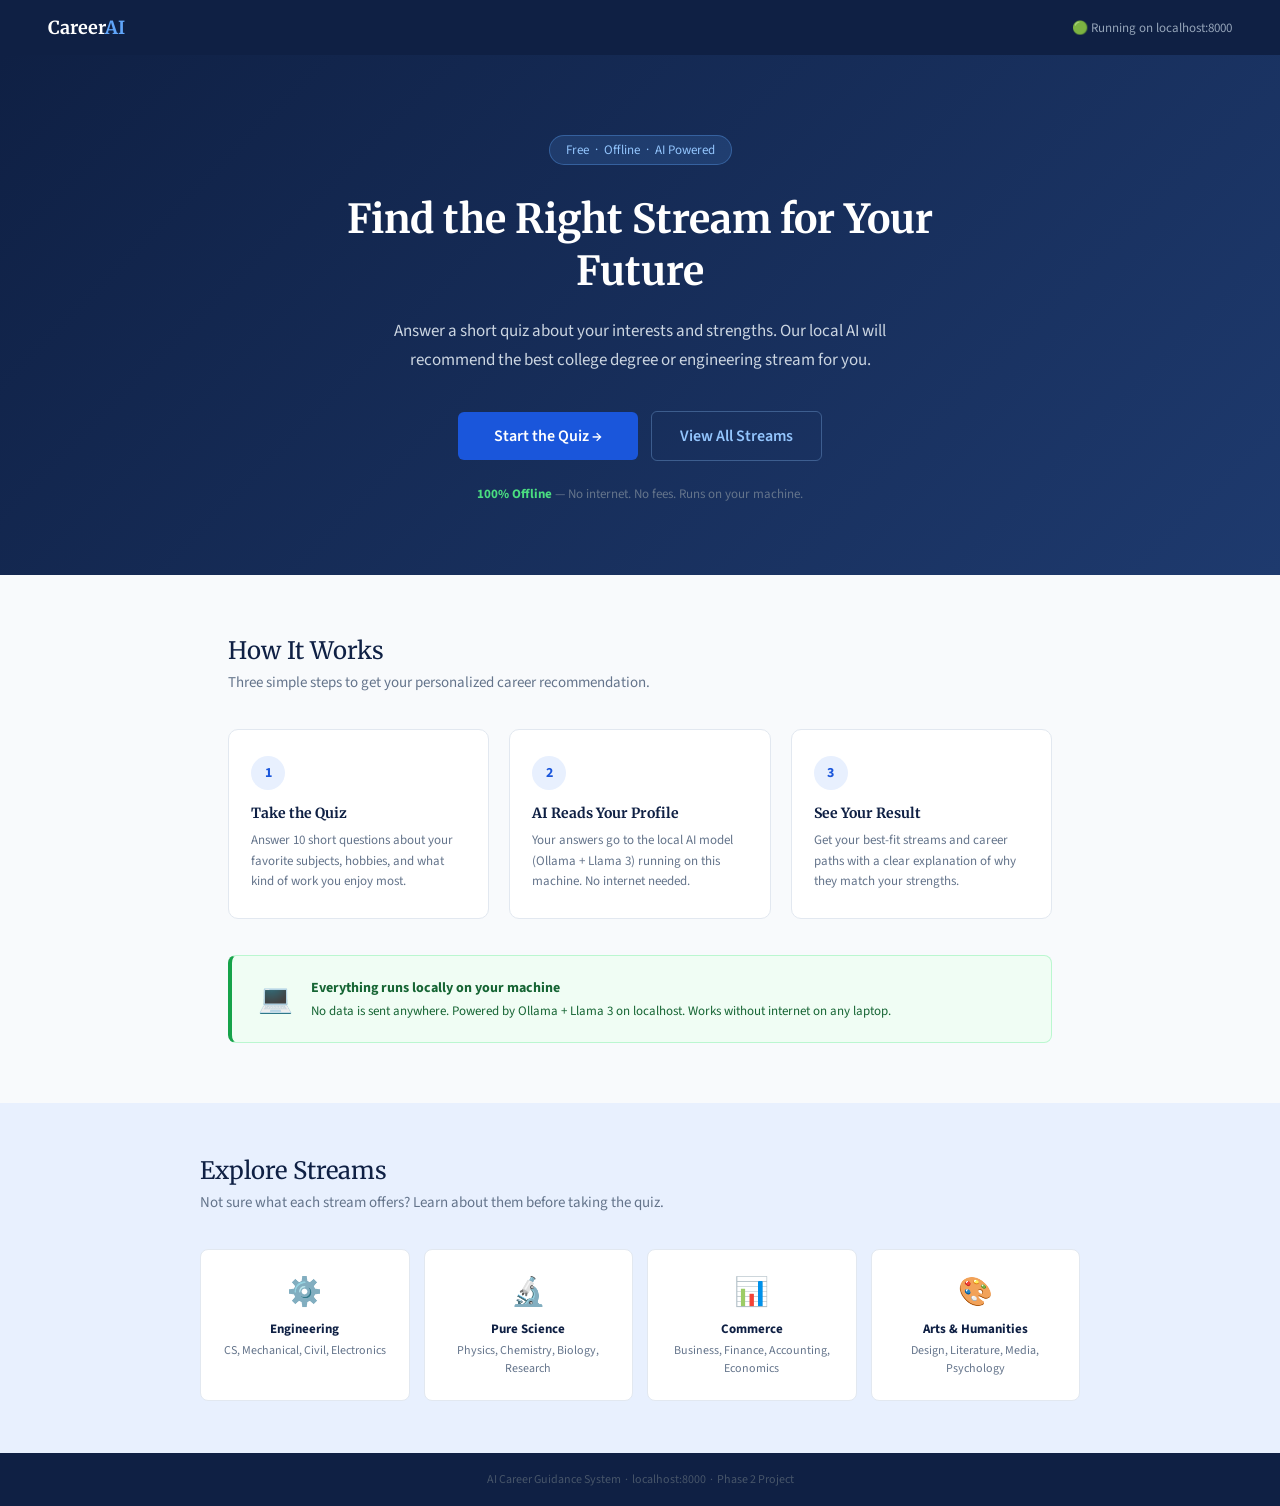
<file: index.html>
<!DOCTYPE html>
<html lang="en">

<head>
  <meta charset="UTF-8" />
  <meta name="viewport" content="width=device-width, initial-scale=1.0" />
  <title>CareerAI – Find Your Stream</title>
  <link
    href="https://fonts.googleapis.com/css2?family=Merriweather:wght@400;700&family=Source+Sans+3:wght@400;600&display=swap"
    rel="stylesheet" />
  <link rel="stylesheet" href="style.css" />
</head>

<body>

  <nav>
    <div class="logo">Career<span>AI</span></div>
    <div class="nav-right">🟢 Running on localhost:8000</div>
  </nav>

  <div class="hero">
    <div class="badge">Free &nbsp;·&nbsp; Offline &nbsp;·&nbsp; AI Powered</div>
    <h1>Find the Right Stream for Your Future</h1>
    <p>Answer a short quiz about your interests and strengths. Our local AI will recommend the best college degree or
      engineering stream for you.</p>
    <a href="quiz.html" class="btn-primary">Start the Quiz →</a>
    <a href="streams.html" class="btn-outline">View All Streams</a>
    <div class="offline-tag"><b>100% Offline</b> — No internet. No fees. Runs on your machine.</div>
  </div>

  <div class="section">
    <div class="sec-title">How It Works</div>
    <div class="sec-sub">Three simple steps to get your personalized career recommendation.</div>
    <div class="steps">
      <div class="step">
        <div class="step-n">1</div>
        <h3>Take the Quiz</h3>
        <p>Answer 10 short questions about your favorite subjects, hobbies, and what kind of work you enjoy most.</p>
      </div>
      <div class="step">
        <div class="step-n">2</div>
        <h3>AI Reads Your Profile</h3>
        <p>Your answers go to the local AI model (Ollama + Llama 3) running on this machine. No internet needed.</p>
      </div>
      <div class="step">
        <div class="step-n">3</div>
        <h3>See Your Result</h3>
        <p>Get your best-fit streams and career paths with a clear explanation of why they match your strengths.</p>
      </div>
    </div>
    <div class="green-box">
      <div class="ico">💻</div>
      <div>
        <h4>Everything runs locally on your machine</h4>
        <p>No data is sent anywhere. Powered by Ollama + Llama 3 on localhost. Works without internet on any laptop.</p>
      </div>
    </div>
  </div>

  <div class="streams-band">
    <div class="streams-inner">
      <div class="sec-title">Explore Streams</div>
      <div class="sec-sub">Not sure what each stream offers? Learn about them before taking the quiz.</div>
      <div class="stream-grid">
        <a href="streams.html" class="stream-card">
          <div class="si">⚙️</div>
          <h4>Engineering</h4>
          <p>CS, Mechanical, Civil, Electronics</p>
        </a>
        <a href="streams.html" class="stream-card">
          <div class="si">🔬</div>
          <h4>Pure Science</h4>
          <p>Physics, Chemistry, Biology, Research</p>
        </a>
        <a href="streams.html" class="stream-card">
          <div class="si">📊</div>
          <h4>Commerce</h4>
          <p>Business, Finance, Accounting, Economics</p>
        </a>
        <a href="streams.html" class="stream-card">
          <div class="si">🎨</div>
          <h4>Arts & Humanities</h4>
          <p>Design, Literature, Media, Psychology</p>
        </a>
      </div>
    </div>
  </div>

  <footer>AI Career Guidance System &nbsp;·&nbsp; localhost:8000 &nbsp;·&nbsp; Phase 2 Project</footer>
</body>

</html>
</file>
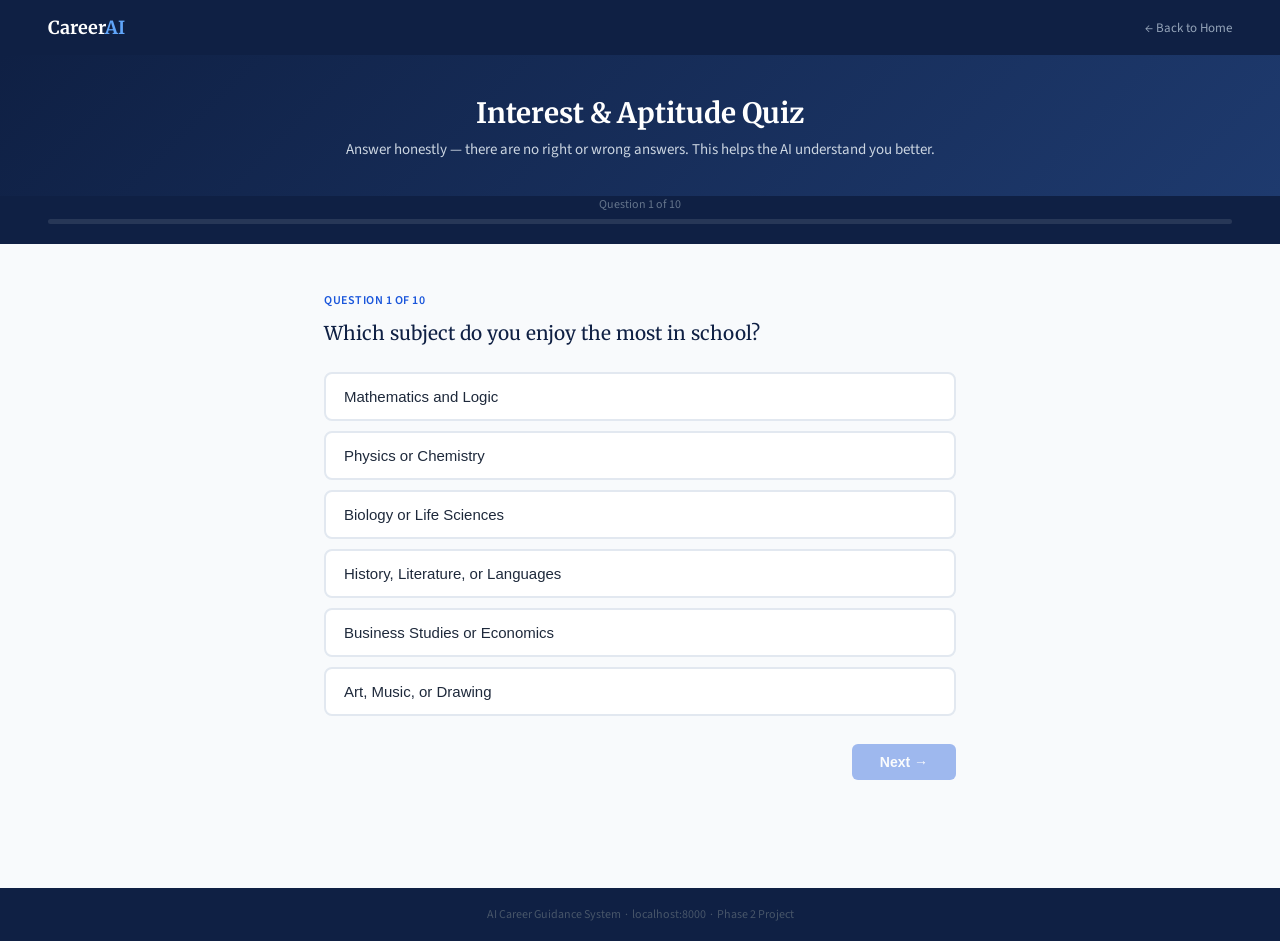
<file: quiz.html>
<!DOCTYPE html>
<html lang="en">
<head>
  <meta charset="UTF-8"/>
  <meta name="viewport" content="width=device-width, initial-scale=1.0"/>
  <title>Quiz – CareerAI</title>
  <link href="https://fonts.googleapis.com/css2?family=Merriweather:wght@400;700&family=Source+Sans+3:wght@400;600&display=swap" rel="stylesheet"/>
  <link rel="stylesheet" href="style.css" />
</head>
<body>

<nav>
  <div class="logo">Career<span>AI</span></div>
  <a href="index.html">← Back to Home</a>
</nav>

<div class="page-header">
  <h1>Interest & Aptitude Quiz</h1>
  <p>Answer honestly — there are no right or wrong answers. This helps the AI understand you better.</p>
</div>

<div class="progress-wrap">
  <div class="progress-label" id="progressLabel">Question 1 of 10</div>
  <div class="progress-bar"><div class="progress-fill" id="progressFill"></div></div>
</div>

<div class="quiz-wrap">

  <!-- Q1 -->
  <div class="q-block active" id="q1">
    <div class="q-num">QUESTION 1 OF 10</div>
    <div class="q-text">Which subject do you enjoy the most in school?</div>
    <div class="options">
      <button class="opt" onclick="select(this)">Mathematics and Logic</button>
      <button class="opt" onclick="select(this)">Physics or Chemistry</button>
      <button class="opt" onclick="select(this)">Biology or Life Sciences</button>
      <button class="opt" onclick="select(this)">History, Literature, or Languages</button>
      <button class="opt" onclick="select(this)">Business Studies or Economics</button>
      <button class="opt" onclick="select(this)">Art, Music, or Drawing</button>
    </div>
    <div class="q-nav">
      <span></span>
      <button class="btn-next" id="next1" onclick="goTo(2)">Next →</button>
    </div>
  </div>

  <!-- Q2 -->
  <div class="q-block" id="q2">
    <div class="q-num">QUESTION 2 OF 10</div>
    <div class="q-text">What kind of activities do you enjoy doing in your free time?</div>
    <div class="options">
      <button class="opt" onclick="select(this)">Coding, gaming, or building things</button>
      <button class="opt" onclick="select(this)">Reading books or writing stories</button>
      <button class="opt" onclick="select(this)">Painting, drawing, or designing</button>
      <button class="opt" onclick="select(this)">Sports or outdoor activities</button>
      <button class="opt" onclick="select(this)">Watching science documentaries</button>
      <button class="opt" onclick="select(this)">Managing money or planning events</button>
    </div>
    <div class="q-nav">
      <button class="btn-back" onclick="goTo(1)">← Back</button>
      <button class="btn-next" id="next2" onclick="goTo(3)">Next →</button>
    </div>
  </div>

  <!-- Q3 -->
  <div class="q-block" id="q3">
    <div class="q-num">QUESTION 3 OF 10</div>
    <div class="q-text">How do you feel about solving mathematical problems?</div>
    <div class="options">
      <button class="opt" onclick="select(this)">I love it — it is my strongest subject</button>
      <button class="opt" onclick="select(this)">I am okay at it but it is not my favourite</button>
      <button class="opt" onclick="select(this)">I find it difficult and prefer other subjects</button>
      <button class="opt" onclick="select(this)">I like applied maths but not theory</button>
    </div>
    <div class="q-nav">
      <button class="btn-back" onclick="goTo(2)">← Back</button>
      <button class="btn-next" id="next3" onclick="goTo(4)">Next →</button>
    </div>
  </div>

  <!-- Q4 -->
  <div class="q-block" id="q4">
    <div class="q-num">QUESTION 4 OF 10</div>
    <div class="q-text">What kind of future work environment do you imagine for yourself?</div>
    <div class="options">
      <button class="opt" onclick="select(this)">Working in a lab or doing research</button>
      <button class="opt" onclick="select(this)">Building software or working with computers</button>
      <button class="opt" onclick="select(this)">Running a business or managing a team</button>
      <button class="opt" onclick="select(this)">Creating art, content, or media</button>
      <button class="opt" onclick="select(this)">Working with people — teaching or counseling</button>
      <button class="opt" onclick="select(this)">Working on machines, structures, or systems</button>
    </div>
    <div class="q-nav">
      <button class="btn-back" onclick="goTo(3)">← Back</button>
      <button class="btn-next" id="next4" onclick="goTo(5)">Next →</button>
    </div>
  </div>

  <!-- Q5 -->
  <div class="q-block" id="q5">
    <div class="q-num">QUESTION 5 OF 10</div>
    <div class="q-text">Which of these fields interests you the most?</div>
    <div class="options">
      <button class="opt" onclick="select(this)">Artificial Intelligence and Data Science</button>
      <button class="opt" onclick="select(this)">Medicine and Healthcare</button>
      <button class="opt" onclick="select(this)">Finance, Banking, or Economics</button>
      <button class="opt" onclick="select(this)">Architecture or Civil Engineering</button>
      <button class="opt" onclick="select(this)">Journalism, Media, or Communication</button>
      <button class="opt" onclick="select(this)">Environmental Science or Agriculture</button>
    </div>
    <div class="q-nav">
      <button class="btn-back" onclick="goTo(4)">← Back</button>
      <button class="btn-next" id="next5" onclick="goTo(6)">Next →</button>
    </div>
  </div>

  <!-- Q6 -->
  <div class="q-block" id="q6">
    <div class="q-num">QUESTION 6 OF 10</div>
    <div class="q-text">When you face a difficult problem, how do you usually approach it?</div>
    <div class="options">
      <button class="opt" onclick="select(this)">I break it down step by step logically</button>
      <button class="opt" onclick="select(this)">I talk to people and get different opinions</button>
      <button class="opt" onclick="select(this)">I look for creative and unusual solutions</button>
      <button class="opt" onclick="select(this)">I research and read as much as I can first</button>
    </div>
    <div class="q-nav">
      <button class="btn-back" onclick="goTo(5)">← Back</button>
      <button class="btn-next" id="next6" onclick="goTo(7)">Next →</button>
    </div>
  </div>

  <!-- Q7 -->
  <div class="q-block" id="q7">
    <div class="q-num">QUESTION 7 OF 10</div>
    <div class="q-text">What are your friends and family most likely to say you are good at?</div>
    <div class="options">
      <button class="opt" onclick="select(this)">Explaining and teaching things clearly</button>
      <button class="opt" onclick="select(this)">Fixing or building things with your hands</button>
      <button class="opt" onclick="select(this)">Being organised and handling money well</button>
      <button class="opt" onclick="select(this)">Coming up with creative ideas</button>
      <button class="opt" onclick="select(this)">Understanding and helping other people</button>
      <button class="opt" onclick="select(this)">Solving technical or logical puzzles</button>
    </div>
    <div class="q-nav">
      <button class="btn-back" onclick="goTo(6)">← Back</button>
      <button class="btn-next" id="next7" onclick="goTo(8)">Next →</button>
    </div>
  </div>

  <!-- Q8 -->
  <div class="q-block" id="q8">
    <div class="q-num">QUESTION 8 OF 10</div>
    <div class="q-text">How do you feel about working with computers and technology?</div>
    <div class="options">
      <button class="opt" onclick="select(this)">I love technology and want to build things with it</button>
      <button class="opt" onclick="select(this)">I am comfortable using it but not deeply interested</button>
      <button class="opt" onclick="select(this)">I prefer working away from screens</button>
      <button class="opt" onclick="select(this)">I like using technology for creative work like design</button>
    </div>
    <div class="q-nav">
      <button class="btn-back" onclick="goTo(7)">← Back</button>
      <button class="btn-next" id="next8" onclick="goTo(9)">Next →</button>
    </div>
  </div>

  <!-- Q9 -->
  <div class="q-block" id="q9">
    <div class="q-num">QUESTION 9 OF 10</div>
    <div class="q-text">What motivates you most when thinking about your future career?</div>
    <div class="options">
      <button class="opt" onclick="select(this)">Earning a high salary and financial stability</button>
      <button class="opt" onclick="select(this)">Making a positive difference in people's lives</button>
      <button class="opt" onclick="select(this)">Doing creative work that I am passionate about</button>
      <button class="opt" onclick="select(this)">Solving difficult technical challenges</button>
      <button class="opt" onclick="select(this)">Running my own business one day</button>
    </div>
    <div class="q-nav">
      <button class="btn-back" onclick="goTo(8)">← Back</button>
      <button class="btn-next" id="next9" onclick="goTo(10)">Next →</button>
    </div>
  </div>

  <!-- Q10 -->
  <div class="q-block" id="q10">
    <div class="q-num">QUESTION 10 OF 10</div>
    <div class="q-text">If you could choose one project to work on right now, what would it be?</div>
    <div class="options">
      <button class="opt" onclick="select(this)">Build a mobile app or website</button>
      <button class="opt" onclick="select(this)">Write a short story or create a short film</button>
      <button class="opt" onclick="select(this)">Design a building or a product</button>
      <button class="opt" onclick="select(this)">Start a small business or sell something</button>
      <button class="opt" onclick="select(this)">Conduct a science experiment</button>
      <button class="opt" onclick="select(this)">Teach something useful to younger students</button>
    </div>
    <div class="q-nav">
      <button class="btn-back" onclick="goTo(9)">← Back</button>
      <button class="btn-next ready" onclick="submitQuiz()">Submit & Get Result →</button>
    </div>
  </div>

  <!-- Loading -->
  <div class="loading-screen" id="loadingScreen">
    <div class="spinner"></div>
    <h3>Analysing your profile...</h3>
    <p>The local AI model is reading your answers and preparing your recommendation.</p>
    <p style="margin-top:10px; font-size:12px; color:#94a3b8;">Powered by Ollama running on localhost</p>
  </div>

</div>

<footer>AI Career Guidance System &nbsp;·&nbsp; localhost:8000 &nbsp;·&nbsp; Phase 2 Project</footer>

<script src="quiz.js"></script>
</body>
</html>
</file>
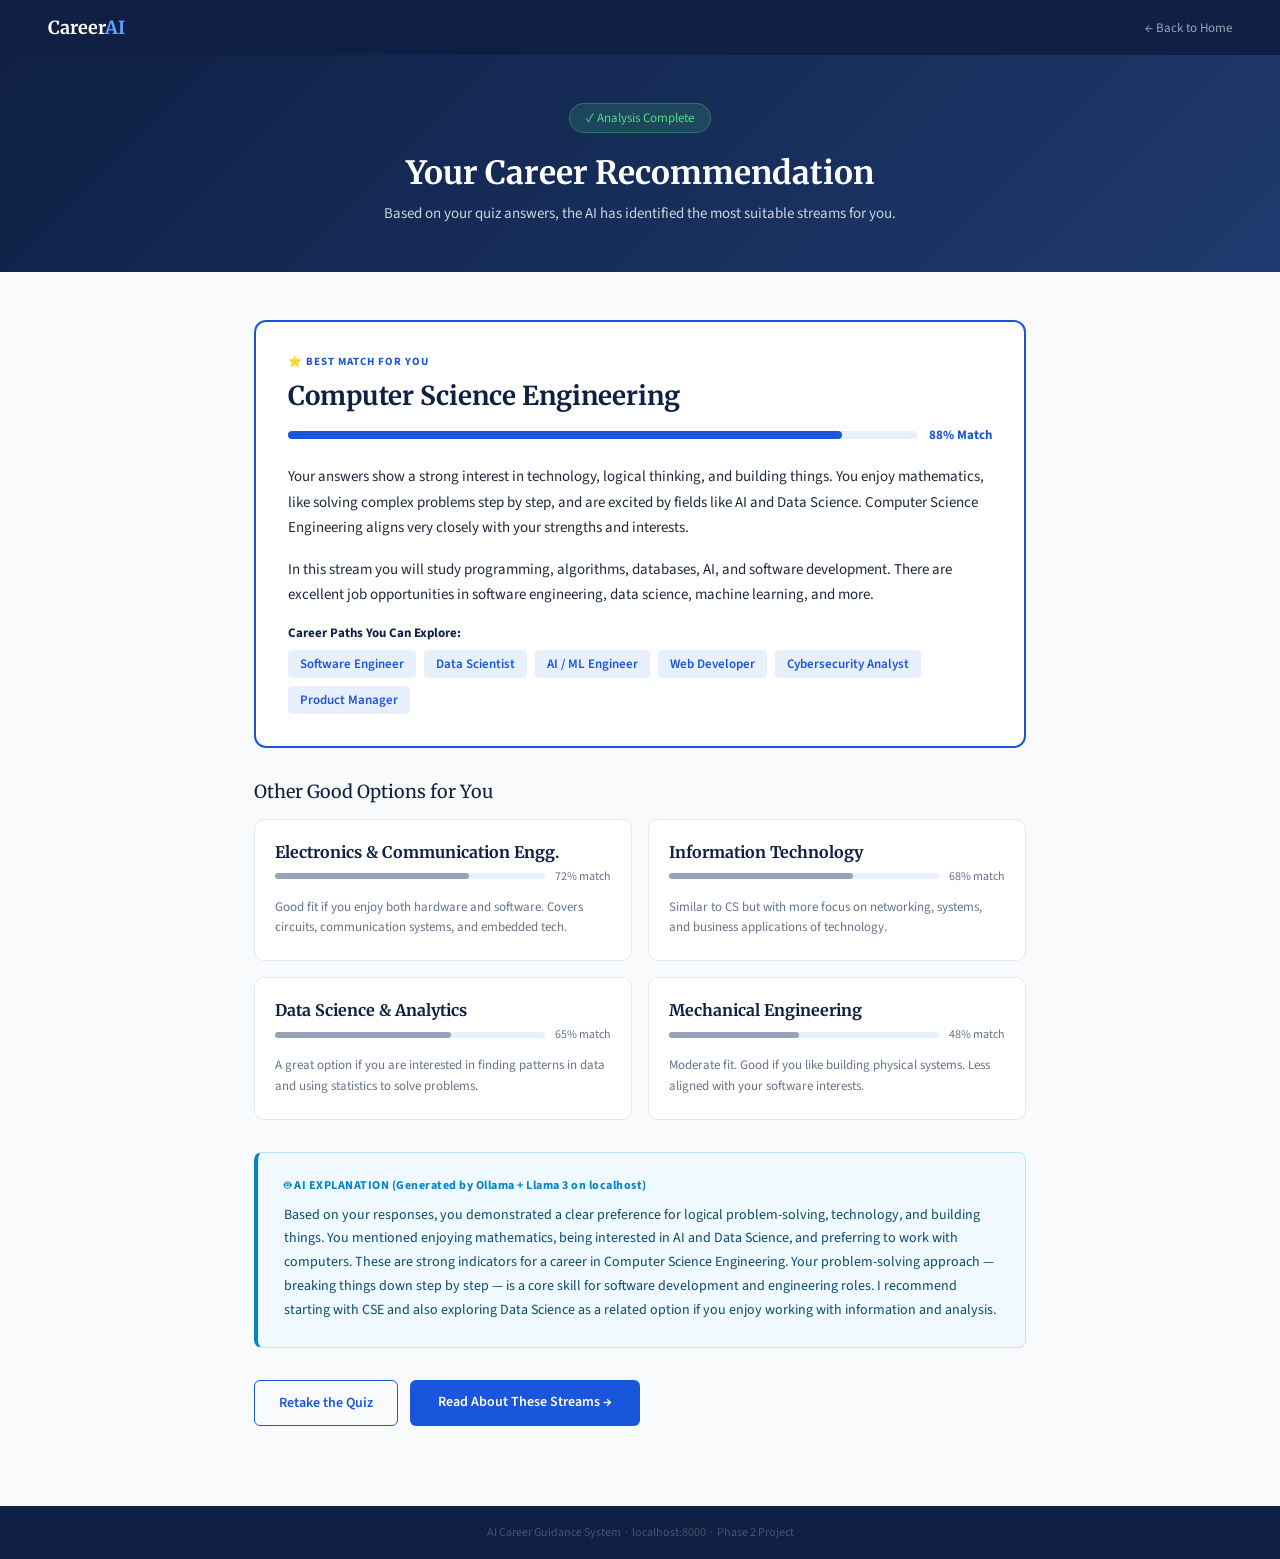
<file: result.html>
<!DOCTYPE html>
<html lang="en">
<head>
  <meta charset="UTF-8"/>
  <meta name="viewport" content="width=device-width, initial-scale=1.0"/>
  <title>Your Result – CareerAI</title>
  <link href="https://fonts.googleapis.com/css2?family=Merriweather:wght@400;700&family=Source+Sans+3:wght@400;600&display=swap" rel="stylesheet"/>
  <link rel="stylesheet" href="style.css" />
</head>
<body>

<nav>
  <div class="logo">Career<span>AI</span></div>
  <a href="index.html">← Back to Home</a>
</nav>

<div class="result-header">
  <div class="tag">✓ Analysis Complete</div>
  <h1>Your Career Recommendation</h1>
  <p>Based on your quiz answers, the AI has identified the most suitable streams for you.</p>
</div>

<div class="wrap">

  <!-- Top Recommendation -->
  <div class="primary-card">
    <div class="top-label">⭐ Best Match for You</div>
    <h2>Computer Science Engineering</h2>
    <div class="match-bar-wrap">
      <div class="match-bar-bg"><div class="match-bar-fill"></div></div>
      <div class="match-label">88% Match</div>
    </div>
    <p>Your answers show a strong interest in technology, logical thinking, and building things. You enjoy mathematics, like solving complex problems step by step, and are excited by fields like AI and Data Science. Computer Science Engineering aligns very closely with your strengths and interests.</p>
    <p>In this stream you will study programming, algorithms, databases, AI, and software development. There are excellent job opportunities in software engineering, data science, machine learning, and more.</p>
    <div class="careers-label">Career Paths You Can Explore:</div>
    <div class="career-tags">
      <span class="career-tag">Software Engineer</span>
      <span class="career-tag">Data Scientist</span>
      <span class="career-tag">AI / ML Engineer</span>
      <span class="career-tag">Web Developer</span>
      <span class="career-tag">Cybersecurity Analyst</span>
      <span class="career-tag">Product Manager</span>
    </div>
  </div>

  <!-- Other Suggestions -->
  <div class="also-label">Other Good Options for You</div>
  <div class="other-cards">
    <div class="other-card">
      <h3>Electronics & Communication Engg.</h3>
      <div class="other-bar-wrap">
        <div class="other-bar-bg"><div class="other-bar-fill" style="width:72%"></div></div>
        <div class="other-pct">72% match</div>
      </div>
      <p>Good fit if you enjoy both hardware and software. Covers circuits, communication systems, and embedded tech.</p>
    </div>
    <div class="other-card">
      <h3>Information Technology</h3>
      <div class="other-bar-wrap">
        <div class="other-bar-bg"><div class="other-bar-fill" style="width:68%"></div></div>
        <div class="other-pct">68% match</div>
      </div>
      <p>Similar to CS but with more focus on networking, systems, and business applications of technology.</p>
    </div>
    <div class="other-card">
      <h3>Data Science & Analytics</h3>
      <div class="other-bar-wrap">
        <div class="other-bar-bg"><div class="other-bar-fill" style="width:65%"></div></div>
        <div class="other-pct">65% match</div>
      </div>
      <p>A great option if you are interested in finding patterns in data and using statistics to solve problems.</p>
    </div>
    <div class="other-card">
      <h3>Mechanical Engineering</h3>
      <div class="other-bar-wrap">
        <div class="other-bar-bg"><div class="other-bar-fill" style="width:48%"></div></div>
        <div class="other-pct">48% match</div>
      </div>
      <p>Moderate fit. Good if you like building physical systems. Less aligned with your software interests.</p>
    </div>
  </div>

  <!-- AI Explanation -->
  <div class="ai-box">
    <div class="ai-label">🤖 AI EXPLANATION  (Generated by Ollama + Llama 3 on localhost)</div>
    <p>Based on your responses, you demonstrated a clear preference for logical problem-solving, technology, and building things. You mentioned enjoying mathematics, being interested in AI and Data Science, and preferring to work with computers. These are strong indicators for a career in Computer Science Engineering. Your problem-solving approach — breaking things down step by step — is a core skill for software development and engineering roles. I recommend starting with CSE and also exploring Data Science as a related option if you enjoy working with information and analysis.</p>
  </div>

  <!-- Actions -->
  <div class="actions">
    <a href="quiz.html" class="btn-outline">Retake the Quiz</a>
    <a href="streams.html" class="btn-primary">Read About These Streams →</a>
  </div>

</div>

<footer>AI Career Guidance System &nbsp;·&nbsp; localhost:8000 &nbsp;·&nbsp; Phase 2 Project</footer>
</body>
</html>
</file>
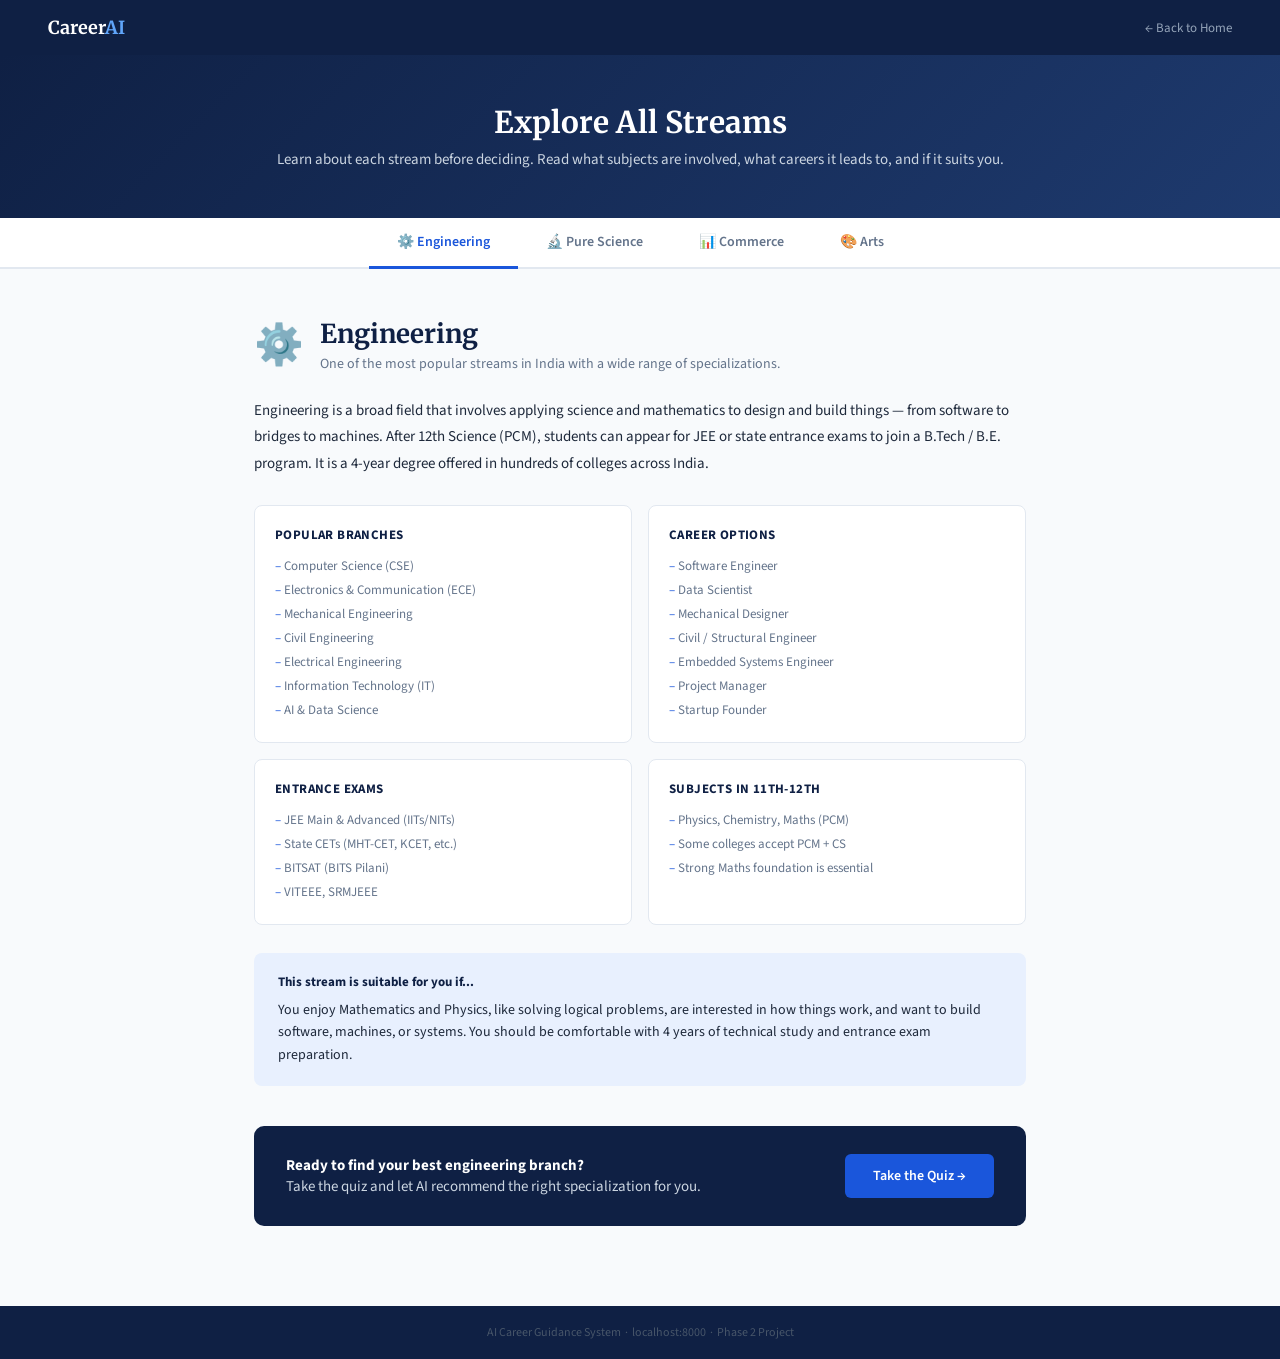
<file: streams.html>
<!DOCTYPE html>
<html lang="en">

<head>
  <meta charset="UTF-8" />
  <meta name="viewport" content="width=device-width, initial-scale=1.0" />
  <title>Streams – CareerAI</title>
  <link
    href="https://fonts.googleapis.com/css2?family=Merriweather:wght@400;700&family=Source+Sans+3:wght@400;600&display=swap"
    rel="stylesheet" />
  <link rel="stylesheet" href="style.css" />
</head>

<body>

  <nav>
    <div class="logo">Career<span>AI</span></div>
    <a href="index.html">← Back to Home</a>
  </nav>

  <div class="page-top">
    <h1>Explore All Streams</h1>
    <p>Learn about each stream before deciding. Read what subjects are involved, what careers it leads to, and if it
      suits you.</p>
  </div>

  <div class="tabs">
    <div class="tab active" onclick="showTab('engineering')">⚙️ Engineering</div>
    <div class="tab" onclick="showTab('science')">🔬 Pure Science</div>
    <div class="tab" onclick="showTab('commerce')">📊 Commerce</div>
    <div class="tab" onclick="showTab('arts')">🎨 Arts</div>
  </div>

  <div class="content">

    <!-- ENGINEERING -->
    <div class="stream-section active" id="engineering">
      <div class="stream-head">
        <div class="stream-icon">⚙️</div>
        <div>
          <h2>Engineering</h2>
          <p>One of the most popular streams in India with a wide range of specializations.</p>
        </div>
      </div>
      <p class="intro-text">Engineering is a broad field that involves applying science and mathematics to design and
        build things — from software to bridges to machines. After 12th Science (PCM), students can appear for JEE or
        state entrance exams to join a B.Tech / B.E. program. It is a 4-year degree offered in hundreds of colleges
        across India.</p>

      <div class="info-grid">
        <div class="info-card">
          <h4>Popular Branches</h4>
          <ul>
            <li>Computer Science (CSE)</li>
            <li>Electronics & Communication (ECE)</li>
            <li>Mechanical Engineering</li>
            <li>Civil Engineering</li>
            <li>Electrical Engineering</li>
            <li>Information Technology (IT)</li>
            <li>AI & Data Science</li>
          </ul>
        </div>
        <div class="info-card">
          <h4>Career Options</h4>
          <ul>
            <li>Software Engineer</li>
            <li>Data Scientist</li>
            <li>Mechanical Designer</li>
            <li>Civil / Structural Engineer</li>
            <li>Embedded Systems Engineer</li>
            <li>Project Manager</li>
            <li>Startup Founder</li>
          </ul>
        </div>
        <div class="info-card">
          <h4>Entrance Exams</h4>
          <ul>
            <li>JEE Main & Advanced (IITs/NITs)</li>
            <li>State CETs (MHT-CET, KCET, etc.)</li>
            <li>BITSAT (BITS Pilani)</li>
            <li>VITEEE, SRMJEEE</li>
          </ul>
        </div>
        <div class="info-card">
          <h4>Subjects in 11th-12th</h4>
          <ul>
            <li>Physics, Chemistry, Maths (PCM)</li>
            <li>Some colleges accept PCM + CS</li>
            <li>Strong Maths foundation is essential</li>
          </ul>
        </div>
      </div>
      <div class="suitable-box">
        <h4>This stream is suitable for you if...</h4>
        <p>You enjoy Mathematics and Physics, like solving logical problems, are interested in how things work, and want
          to build software, machines, or systems. You should be comfortable with 4 years of technical study and
          entrance exam preparation.</p>
      </div>
      <div class="cta-bar">
        <p><b>Ready to find your best engineering branch?</b><br>Take the quiz and let AI recommend the right
          specialization for you.</p>
        <a href="quiz.html" class="btn-primary">Take the Quiz →</a>
      </div>
    </div>

    <!-- SCIENCE -->
    <div class="stream-section" id="science">
      <div class="stream-head">
        <div class="stream-icon">🔬</div>
        <div>
          <h2>Pure Science</h2>
          <p>For students who love understanding how the natural world works.</p>
        </div>
      </div>
      <p class="intro-text">Pure Science is for students who are fascinated by the fundamental principles of nature —
        physics, chemistry, biology, and mathematics. It leads to research, academia, medicine, and a wide range of
        professional careers. A B.Sc. degree is typically 3 years, or students can pursue M.Sc. and Ph.D. for advanced
        research roles.</p>
      <div class="info-grid">
        <div class="info-card">
          <h4>Popular Courses</h4>
          <ul>
            <li>B.Sc. Physics / Chemistry / Biology</li>
            <li>B.Sc. Mathematics / Statistics</li>
            <li>MBBS (Medicine)</li>
            <li>B.Pharmacy</li>
            <li>Nursing (B.Sc. Nursing)</li>
            <li>B.Sc. Biotechnology</li>
          </ul>
        </div>
        <div class="info-card">
          <h4>Career Options</h4>
          <ul>
            <li>Doctor / Surgeon</li>
            <li>Research Scientist</li>
            <li>Pharmacist</li>
            <li>Biotechnologist</li>
            <li>University Professor</li>
            <li>Environmental Scientist</li>
          </ul>
        </div>
        <div class="info-card">
          <h4>Entrance Exams</h4>
          <ul>
            <li>NEET (for MBBS/BDS)</li>
            <li>CUET (for central university B.Sc.)</li>
            <li>JIPMER, AIIMS entrances</li>
            <li>State B.Sc. admissions</li>
          </ul>
        </div>
        <div class="info-card">
          <h4>Subjects in 11th-12th</h4>
          <ul>
            <li>PCB (Physics, Chemistry, Biology)</li>
            <li>PCM for maths-based science</li>
            <li>PCMB for both options</li>
          </ul>
        </div>
      </div>
      <div class="suitable-box">
        <h4>This stream is suitable for you if...</h4>
        <p>You are curious about how the human body works, how chemicals react, or how the universe is structured. You
          enjoy lab experiments, reading science articles, and want to contribute to research or healthcare. You do not
          mind spending many years in study and specialization.</p>
      </div>
      <div class="cta-bar">
        <p><b>Not sure if Science is right for you?</b><br>Take the quiz to get a personalized recommendation from the
          AI.</p>
        <a href="quiz.html" class="btn-primary">Take the Quiz →</a>
      </div>
    </div>

    <!-- COMMERCE -->
    <div class="stream-section" id="commerce">
      <div class="stream-head">
        <div class="stream-icon">📊</div>
        <div>
          <h2>Commerce</h2>
          <p>For students interested in business, finance, and how economies work.</p>
        </div>
      </div>
      <p class="intro-text">Commerce is a great stream for students who are interested in business, accounting,
        economics, and the financial world. It opens doors to careers in banking, finance, management, and
        entrepreneurship. The main courses after Commerce include B.Com, BBA, CA, and MBA after graduation.</p>
      <div class="info-grid">
        <div class="info-card">
          <h4>Popular Courses</h4>
          <ul>
            <li>B.Com (Bachelor of Commerce)</li>
            <li>BBA (Business Administration)</li>
            <li>CA (Chartered Accountancy)</li>
            <li>B.Com + LLB (Law)</li>
            <li>BMS (Business Management)</li>
            <li>Economics Hons.</li>
          </ul>
        </div>
        <div class="info-card">
          <h4>Career Options</h4>
          <ul>
            <li>Chartered Accountant (CA)</li>
            <li>Business Analyst</li>
            <li>Investment Banker</li>
            <li>Entrepreneur / Startup Founder</li>
            <li>HR Manager</li>
            <li>Tax Consultant</li>
          </ul>
        </div>
        <div class="info-card">
          <h4>Entrance Exams</h4>
          <ul>
            <li>CUET for B.Com / BBA</li>
            <li>IPMAT (IIM Indore / Rohtak)</li>
            <li>SET, DU entrance exams</li>
            <li>CA Foundation (ICAI)</li>
          </ul>
        </div>
        <div class="info-card">
          <h4>Subjects in 11th-12th</h4>
          <ul>
            <li>Accountancy</li>
            <li>Business Studies</li>
            <li>Economics</li>
            <li>Mathematics (optional but helpful)</li>
          </ul>
        </div>
      </div>
      <div class="suitable-box">
        <h4>This stream is suitable for you if...</h4>
        <p>You enjoy working with numbers in a business context, like the idea of running a company or managing
          accounts, and are interested in how markets and economies function. You are good at planning, organising, and
          managing resources. Maths at the basic level is useful but not mandatory for all Commerce courses.</p>
      </div>
      <div class="cta-bar">
        <p><b>Interested in Commerce?</b><br>Take the quiz to confirm if this is the right fit for your profile.</p>
        <a href="quiz.html" class="btn-primary">Take the Quiz →</a>
      </div>
    </div>

    <!-- ARTS -->
    <div class="stream-section" id="arts">
      <div class="stream-head">
        <div class="stream-icon">🎨</div>
        <div>
          <h2>Arts & Humanities</h2>
          <p>A diverse and creative stream with many underrated career paths.</p>
        </div>
      </div>
      <p class="intro-text">Arts and Humanities is often underestimated but it offers some of the most interesting and
        meaningful career paths. It covers literature, history, psychology, political science, sociology, design, media,
        and more. Students who choose this stream are often excellent communicators, creative thinkers, and empathetic
        leaders.</p>
      <div class="info-grid">
        <div class="info-card">
          <h4>Popular Courses</h4>
          <ul>
            <li>B.A. Psychology / Sociology</li>
            <li>B.A. English / Journalism</li>
            <li>B.Des (Design)</li>
            <li>B.A. Political Science</li>
            <li>B.F.A. (Fine Arts)</li>
            <li>B.A. LLB (Law)</li>
            <li>Mass Communication</li>
          </ul>
        </div>
        <div class="info-card">
          <h4>Career Options</h4>
          <ul>
            <li>Journalist / Content Writer</li>
            <li>Graphic / UX Designer</li>
            <li>Psychologist / Counselor</li>
            <li>Lawyer / Advocate</li>
            <li>Civil Services (IAS/IPS)</li>
            <li>Social Worker / NGO Leader</li>
          </ul>
        </div>
        <div class="info-card">
          <h4>Entrance Exams</h4>
          <ul>
            <li>CUET for central universities</li>
            <li>NID / NIFT (for Design)</li>
            <li>CLAT (for Law)</li>
            <li>UPSC (for Civil Services)</li>
          </ul>
        </div>
        <div class="info-card">
          <h4>Subjects in 11th-12th</h4>
          <ul>
            <li>History, Political Science</li>
            <li>Psychology, Sociology</li>
            <li>Geography, Economics</li>
            <li>English Literature</li>
            <li>Fine Arts / Music (optional)</li>
          </ul>
        </div>
      </div>
      <div class="suitable-box">
        <h4>This stream is suitable for you if...</h4>
        <p>You are a creative thinker who loves writing, designing, understanding people, or working in media and
          communication. You are not particularly drawn to Maths or Science but you have strong language skills, social
          awareness, and are passionate about making an impact through ideas and storytelling.</p>
      </div>
      <div class="cta-bar">
        <p><b>Arts might be the right fit for you.</b><br>Take the quiz to find out which Arts career suits your
          personality best.</p>
        <a href="quiz.html" class="btn-primary">Take the Quiz →</a>
      </div>
    </div>

  </div>

  <footer>AI Career Guidance System &nbsp;·&nbsp; localhost:8000 &nbsp;·&nbsp; Phase 2 Project</footer>

  <script src="streams.js"></script>
</body>

</html>
</file>
<file: style.css>
/* Base & Reset */
*, *::before, *::after { box-sizing: border-box; margin: 0; padding: 0; }
:root {
  --navy: #0f2044;
  --blue: #1a56db;
  --sky: #e8f0fe;
  --text: #1e293b;
  --muted: #64748b;
  --border: #e2e8f0;
  --white: #ffffff;
}
body { font-family: 'Source Sans 3', sans-serif; background: #f8fafc; color: var(--text); }

/* Navigation */
nav {
  background: var(--navy);
  padding: 16px 48px;
  display: flex;
  align-items: center;
  justify-content: space-between;
}
.logo { font-family: 'Merriweather', serif; font-size: 18px; color: #fff; font-weight: 700; }
.logo span { color: #60a5fa; }
.nav-right, nav a { font-size: 13px; color: #94a3b8; text-decoration: none; }
nav a:hover { color: #fff; }

/* Buttons General */
.btn-primary {
  display: inline-block;
  background: var(--blue);
  color: #fff;
  border-radius: 6px;
  font-weight: 600;
  text-decoration: none;
  cursor: pointer;
  border: none;
}
.btn-outline {
  display: inline-block;
  background: transparent;
  border-radius: 6px;
  font-weight: 600;
  text-decoration: none;
  cursor: pointer;
}

/* Footer */
footer { background: var(--navy); text-align: center; padding: 18px; font-size: 12px; color: #475569; }

/* ===========================
   Index Page (.hero, .section, .streams-band)
   =========================== */
.hero {
  background: linear-gradient(135deg, #0f2044 0%, #1e3a6e 100%);
  padding: 80px 48px 72px;
  text-align: center;
  color: #fff;
}
.badge {
  display: inline-block;
  background: rgba(96,165,250,0.15);
  border: 1px solid rgba(96,165,250,0.35);
  color: #93c5fd;
  font-size: 13px;
  padding: 5px 16px;
  border-radius: 20px;
  margin-bottom: 28px;
}
.hero h1 {
  font-family: 'Merriweather', serif;
  font-size: 40px;
  line-height: 1.3;
  max-width: 640px;
  margin: 0 auto 20px;
}
.hero p {
  font-size: 17px;
  color: #cbd5e1;
  max-width: 500px;
  margin: 0 auto 36px;
  line-height: 1.7;
}
.hero .btn-primary {
  padding: 13px 36px;
  font-size: 16px;
}
.hero .btn-outline {
  color: #93c5fd;
  padding: 13px 28px;
  font-size: 16px;
  margin-left: 10px;
  border: 1px solid rgba(147,197,253,0.3);
}
.offline-tag { margin-top: 24px; font-size: 13px; color: #64748b; }
.offline-tag b { color: #4ade80; }

.section { max-width: 880px; margin: 0 auto; padding: 60px 28px; }
.sec-title { font-family: 'Merriweather', serif; font-size: 24px; color: var(--navy); margin-bottom: 6px; }
.sec-sub { font-size: 15px; color: var(--muted); margin-bottom: 36px; }

.steps { display: grid; grid-template-columns: repeat(3, 1fr); gap: 20px; }
.step {
  background: #fff;
  border: 1px solid var(--border);
  border-radius: 10px;
  padding: 26px 22px;
}
.step-n {
  width: 34px; height: 34px;
  background: var(--sky);
  color: var(--blue);
  border-radius: 50%;
  display: flex; align-items: center; justify-content: center;
  font-weight: 700; font-size: 14px;
  margin-bottom: 14px;
}
.step h3 { font-family: 'Merriweather', serif; font-size: 14px; color: var(--navy); margin-bottom: 8px; }
.step p { font-size: 13px; color: var(--muted); line-height: 1.6; }

.green-box {
  background: #f0fdf4;
  border: 1px solid #bbf7d0;
  border-left: 4px solid #16a34a;
  border-radius: 8px;
  padding: 22px 26px;
  margin-top: 36px;
  display: flex;
  gap: 18px;
  align-items: center;
}
.green-box .ico { font-size: 28px; }
.green-box h4 { font-size: 14px; font-weight: 700; color: #166534; margin-bottom: 4px; }
.green-box p { font-size: 13px; color: #166534; }

.streams-band { background: var(--sky); padding: 52px 28px; }
.streams-inner { max-width: 880px; margin: 0 auto; }
.stream-grid { display: grid; grid-template-columns: repeat(4, 1fr); gap: 14px; margin-top: 32px; }
.stream-card {
  background: #fff;
  border: 1px solid var(--border);
  border-radius: 8px;
  padding: 22px 16px;
  text-align: center;
  text-decoration: none;
  color: var(--text);
  display: block;
  transition: box-shadow 0.18s, transform 0.18s;
}
.stream-card:hover { box-shadow: 0 4px 14px rgba(0,0,0,0.08); transform: translateY(-2px); }
.stream-card .si { font-size: 28px; margin-bottom: 8px; }
.stream-card h4 { font-size: 13px; font-weight: 700; color: var(--navy); margin-bottom: 4px; }
.stream-card p { font-size: 12px; color: var(--muted); line-height: 1.5; }


/* ===========================
   Quiz Page 
   =========================== */
.page-header {
  background: linear-gradient(135deg, #0f2044 0%, #1e3a6e 100%);
  padding: 40px 48px 36px;
  text-align: center;
  color: #fff;
}
.page-header h1 { font-family: 'Merriweather', serif; font-size: 28px; margin-bottom: 8px; }
.page-header p { font-size: 15px; color: #cbd5e1; }

.progress-wrap { background: var(--navy); padding: 0 48px 20px; }
.progress-label { font-size: 12px; color: #64748b; margin-bottom: 6px; text-align: center; }
.progress-bar { height: 5px; background: rgba(255,255,255,0.1); border-radius: 10px; }
.progress-fill { height: 100%; background: #60a5fa; border-radius: 10px; width: 0%; transition: width 0.4s; }

.quiz-wrap { max-width: 680px; margin: 48px auto; padding: 0 24px 60px; }

.q-block { display: none; }
.q-block.active { display: block; }

.q-num { font-size: 12px; color: var(--blue); font-weight: 600; letter-spacing: 0.5px; margin-bottom: 10px; }
.q-text { font-family: 'Merriweather', serif; font-size: 19px; color: var(--navy); margin-bottom: 24px; line-height: 1.5; }

.options { display: flex; flex-direction: column; gap: 10px; }
.opt {
  background: #fff;
  border: 2px solid var(--border);
  border-radius: 8px;
  padding: 14px 18px;
  font-size: 15px;
  color: var(--text);
  cursor: pointer;
  transition: border-color 0.15s, background 0.15s;
  text-align: left;
}
.opt:hover { border-color: var(--blue); background: var(--sky); }
.opt.selected { border-color: var(--blue); background: var(--sky); color: var(--navy); font-weight: 600; }

.q-nav { display: flex; justify-content: space-between; margin-top: 28px; align-items: center; }
.btn-back {
  background: transparent;
  border: 1px solid var(--border);
  color: var(--muted);
  padding: 10px 24px;
  border-radius: 6px;
  font-size: 14px;
  cursor: pointer;
}
.btn-next {
  background: var(--blue);
  color: #fff;
  padding: 10px 28px;
  border-radius: 6px;
  font-size: 14px;
  font-weight: 600;
  cursor: pointer;
  border: none;
  opacity: 0.4;
  pointer-events: none;
  transition: opacity 0.2s;
}
.btn-next.ready { opacity: 1; pointer-events: all; }

.loading-screen {
  display: none;
  text-align: center;
  padding: 80px 20px;
}
.spinner {
  width: 44px; height: 44px;
  border: 4px solid var(--sky);
  border-top-color: var(--blue);
  border-radius: 50%;
  animation: spin 0.8s linear infinite;
  margin: 0 auto 20px;
}
@keyframes spin { to { transform: rotate(360deg); } }
.loading-screen h3 { font-family: 'Merriweather', serif; font-size: 20px; color: var(--navy); margin-bottom: 8px; }
.loading-screen p { font-size: 14px; color: var(--muted); }


/* ===========================
   Result Page 
   =========================== */
.result-header {
  background: linear-gradient(135deg, #0f2044 0%, #1e3a6e 100%);
  padding: 48px;
  text-align: center;
  color: #fff;
}
.result-header .tag {
  display: inline-block;
  background: rgba(74,222,128,0.15);
  border: 1px solid rgba(74,222,128,0.3);
  color: #4ade80;
  font-size: 13px;
  padding: 5px 16px;
  border-radius: 20px;
  margin-bottom: 20px;
}
.result-header h1 { font-family: 'Merriweather', serif; font-size: 32px; margin-bottom: 10px; }
.result-header p { font-size: 15px; color: #cbd5e1; }

.wrap { max-width: 820px; margin: 0 auto; padding: 48px 24px 80px; }

.primary-card {
  background: #fff;
  border: 2px solid var(--blue);
  border-radius: 12px;
  padding: 32px;
  margin-bottom: 24px;
}
.primary-card .top-label {
  font-size: 11px;
  font-weight: 700;
  color: var(--blue);
  letter-spacing: 1px;
  text-transform: uppercase;
  margin-bottom: 10px;
}
.primary-card h2 {
  font-family: 'Merriweather', serif;
  font-size: 26px;
  color: var(--navy);
  margin-bottom: 6px;
}
.primary-card .match-bar-wrap {
  display: flex;
  align-items: center;
  gap: 12px;
  margin: 14px 0 20px;
}
.match-bar-bg { flex: 1; height: 8px; background: var(--sky); border-radius: 10px; }
.match-bar-fill { height: 100%; background: var(--blue); border-radius: 10px; width: 88%; }
.match-label { font-size: 13px; font-weight: 700; color: var(--blue); white-space: nowrap; }
.primary-card p { font-size: 15px; color: var(--text); line-height: 1.7; margin-bottom: 16px; }
.careers-label { font-size: 13px; font-weight: 700; color: var(--navy); margin-bottom: 8px; }
.career-tags { display: flex; flex-wrap: wrap; gap: 8px; }
.career-tag {
  background: var(--sky);
  color: var(--blue);
  border-radius: 4px;
  padding: 5px 12px;
  font-size: 13px;
  font-weight: 600;
}

.also-label {
  font-family: 'Merriweather', serif;
  font-size: 18px;
  color: var(--navy);
  margin: 32px 0 16px;
}
.other-cards { display: grid; grid-template-columns: 1fr 1fr; gap: 16px; }
.other-card {
  background: #fff;
  border: 1px solid var(--border);
  border-radius: 10px;
  padding: 22px 20px;
}
.other-card h3 { font-family: 'Merriweather', serif; font-size: 16px; color: var(--navy); margin-bottom: 6px; }
.other-bar-wrap { display: flex; align-items: center; gap: 10px; margin-bottom: 12px; }
.other-bar-bg { flex: 1; height: 6px; background: var(--sky); border-radius: 10px; }
.other-bar-fill { height: 100%; background: #94a3b8; border-radius: 10px; }
.other-pct { font-size: 12px; color: var(--muted); white-space: nowrap; }
.other-card p { font-size: 13px; color: var(--muted); line-height: 1.6; }

.ai-box {
  background: #f0f9ff;
  border: 1px solid #bae6fd;
  border-left: 4px solid #0284c7;
  border-radius: 8px;
  padding: 24px 26px;
  margin-top: 32px;
}
.ai-box .ai-label { font-size: 12px; font-weight: 700; color: #0284c7; letter-spacing: 0.5px; margin-bottom: 10px; }
.ai-box p { font-size: 14px; color: #0c4a6e; line-height: 1.7; }

.actions { display: flex; gap: 12px; margin-top: 32px; flex-wrap: wrap; }
.actions .btn-primary {
  padding: 12px 28px;
  font-size: 14px;
}
.actions .btn-outline {
  color: var(--blue);
  padding: 12px 24px;
  font-size: 14px;
  border: 1px solid var(--blue);
}


/* ===========================
   Streams Page 
   =========================== */
.page-top {
  background: linear-gradient(135deg, #0f2044 0%, #1e3a6e 100%);
  padding: 48px;
  text-align: center;
  color: #fff;
}
.page-top h1 { font-family: 'Merriweather', serif; font-size: 30px; margin-bottom: 8px; }
.page-top p { font-size: 15px; color: #cbd5e1; }

.tabs {
  background: #fff;
  border-bottom: 2px solid var(--border);
  display: flex;
  justify-content: center;
  gap: 0;
  position: sticky; top: 0; z-index: 10;
}
.tab {
  padding: 14px 28px;
  font-size: 14px;
  font-weight: 600;
  color: var(--muted);
  cursor: pointer;
  border-bottom: 3px solid transparent;
  margin-bottom: -2px;
  transition: color 0.15s, border-color 0.15s;
}
.tab.active { color: var(--blue); border-bottom-color: var(--blue); }
.tab:hover { color: var(--navy); }

.content { max-width: 820px; margin: 0 auto; padding: 48px 24px 80px; }

.stream-section { display: none; }
.stream-section.active { display: block; }

.stream-head { display: flex; align-items: center; gap: 16px; margin-bottom: 24px; }
.stream-icon { font-size: 40px; }
.stream-head h2 { font-family: 'Merriweather', serif; font-size: 26px; color: var(--navy); }
.stream-head p { font-size: 14px; color: var(--muted); margin-top: 4px; }

.intro-text { font-size: 15px; color: var(--text); line-height: 1.75; margin-bottom: 28px; }

.info-grid { display: grid; grid-template-columns: 1fr 1fr; gap: 16px; margin-bottom: 28px; }
.info-card {
  background: #fff;
  border: 1px solid var(--border);
  border-radius: 8px;
  padding: 20px;
}
.info-card h4 { font-size: 13px; font-weight: 700; color: var(--navy); margin-bottom: 10px; text-transform: uppercase; letter-spacing: 0.4px; }
.info-card ul { list-style: none; }
.info-card ul li { font-size: 13px; color: var(--muted); padding: 3px 0; }
.info-card ul li::before { content: "– "; color: var(--blue); }

.suitable-box {
  background: var(--sky);
  border-radius: 8px;
  padding: 20px 24px;
  margin-bottom: 24px;
}
.suitable-box h4 { font-size: 13px; font-weight: 700; color: var(--navy); margin-bottom: 8px; }
.suitable-box p { font-size: 14px; color: var(--text); line-height: 1.6; }

.cta-bar {
  background: var(--navy);
  border-radius: 10px;
  padding: 28px 32px;
  display: flex;
  align-items: center;
  justify-content: space-between;
  margin-top: 40px;
  gap: 20px;
}
.cta-bar p { color: #cbd5e1; font-size: 15px; }
.cta-bar b { color: #fff; }
.cta-bar .btn-primary {
  padding: 12px 28px;
  font-size: 14px;
  white-space: nowrap;
}
</file>
